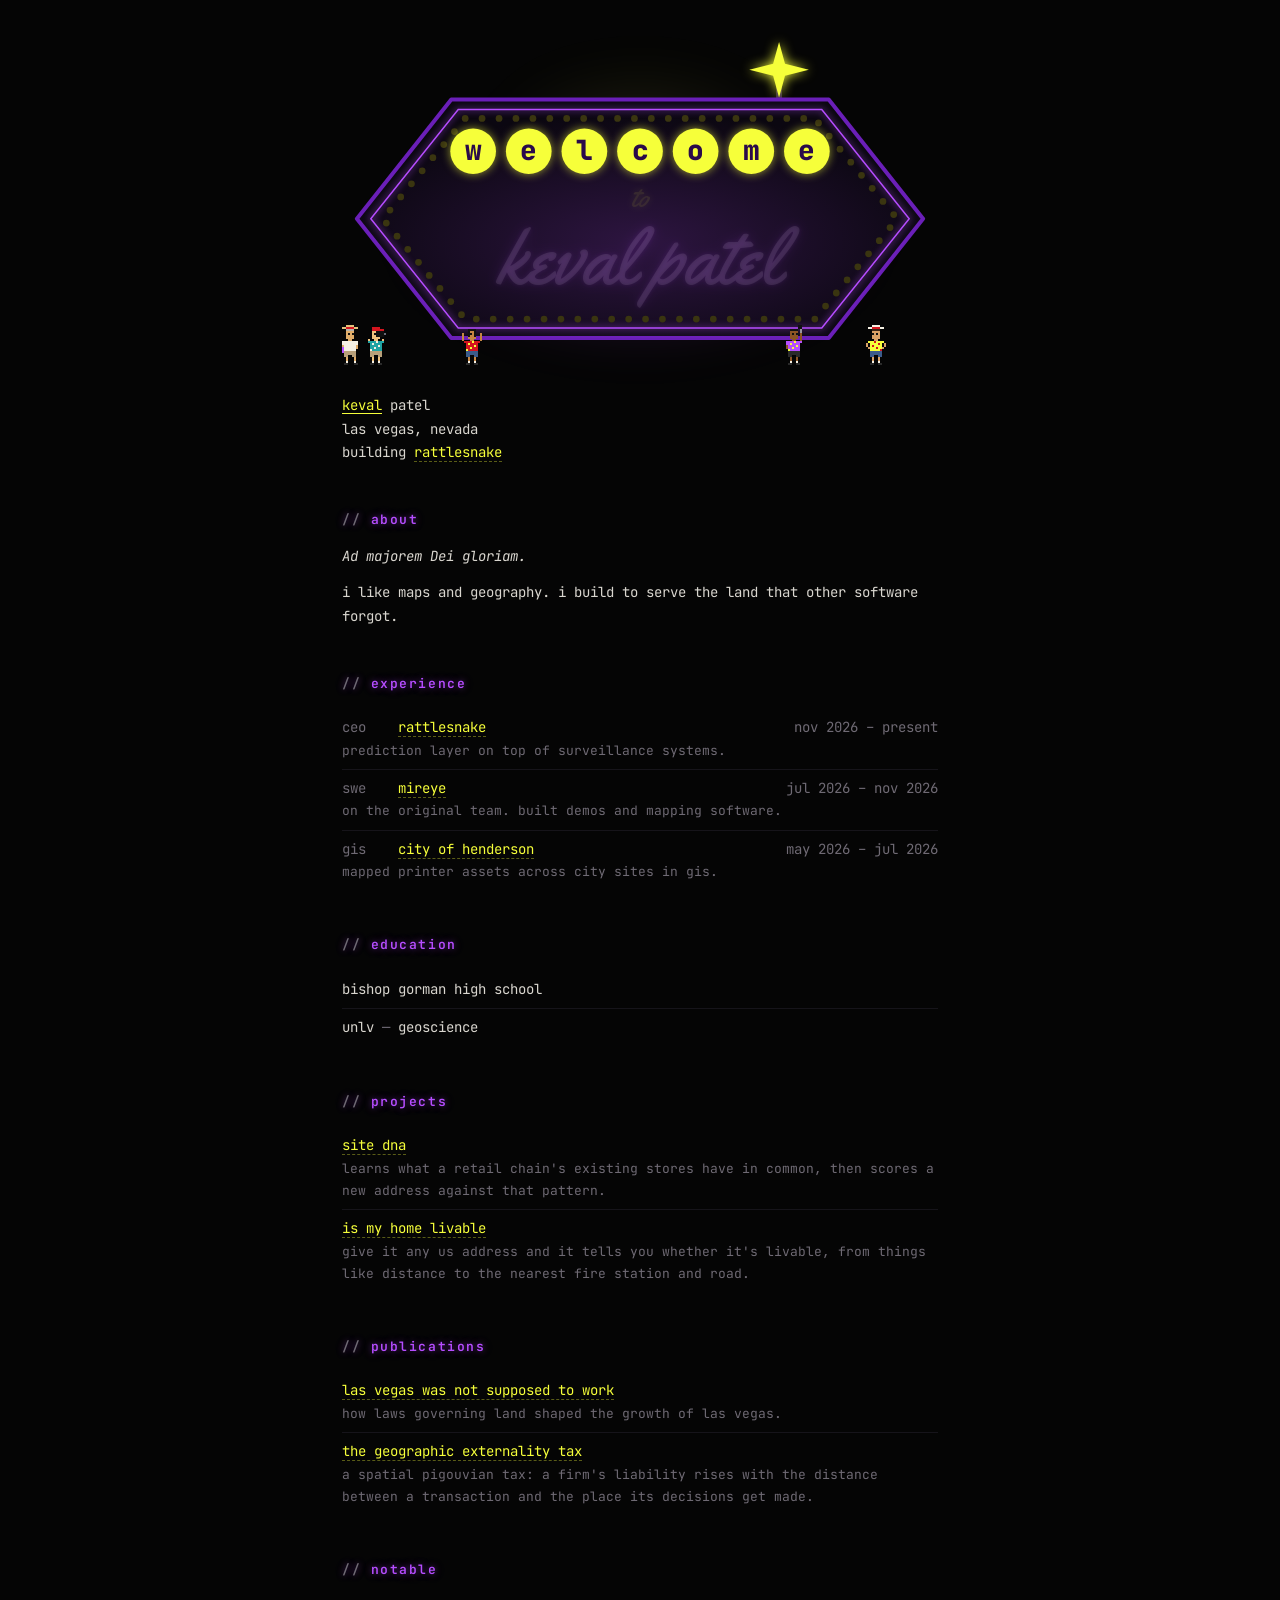
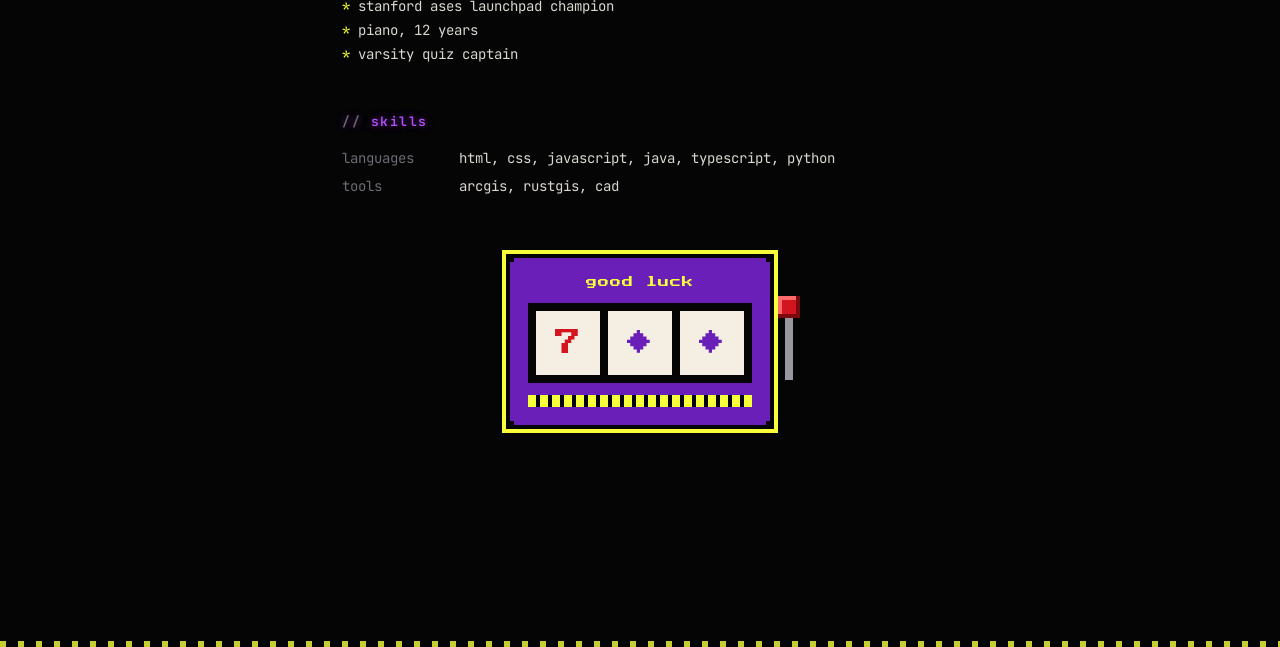
<file: index.html>
<!doctype html>
<html lang="en">
<head>
  <meta charset="utf-8">
  <meta name="viewport" content="width=device-width, initial-scale=1">
  <title>Keval Patel</title>
  <meta name="description" content="Keval Patel is a builder from Las Vegas, Nevada, working on Rattlesnake, a prediction layer for surveillance systems at remote sites. Previously at Mireye and the City of Henderson.">
  <meta property="og:title" content="keval patel">
  <meta property="og:description" content="las vegas, nevada. building rattlesnake.">
  <meta property="og:type" content="website">
  <meta property="og:url" content="https://kevalpa.tel/">
  <meta property="og:image" content="https://kevalpa.tel/og.png">
  <meta property="og:image:width" content="1200">
  <meta property="og:image:height" content="630">
  <meta property="og:image:alt" content="a neon las vegas style sign reading welcome to keval patel">
  <meta name="twitter:card" content="summary_large_image">
  <meta name="theme-color" content="#050505">
  <link rel="canonical" href="https://kevalpa.tel/">
  <script type="application/ld+json">
  {
    "@context": "https://schema.org",
    "@type": "Person",
    "name": "Keval Patel",
    "url": "https://kevalpa.tel/",
    "image": "https://kevalpa.tel/og.png",
    "jobTitle": "Founder & CEO",
    "worksFor": { "@type": "Organization", "name": "Rattlesnake", "url": "https://userattlesnake.com" },
    "homeLocation": { "@type": "Place", "name": "Las Vegas, Nevada" },
    "alumniOf": { "@type": "EducationalOrganization", "name": "Bishop Gorman High School" },
    "knowsAbout": ["GIS", "geospatial software", "maps", "geography"],
    "sameAs": [
      "https://www.linkedin.com/in/kevalpatelnevada/",
      "https://github.com/Kevlar16"
    ]
  }
  </script>
  <link rel="icon" href="favicon.svg?v=2" type="image/svg+xml">
  <link rel="icon" href="favicon-32.png?v=2" type="image/png" sizes="32x32">
  <link rel="apple-touch-icon" href="apple-touch-icon.png?v=2">
  <link rel="preconnect" href="https://fonts.googleapis.com">
  <link rel="preconnect" href="https://fonts.gstatic.com" crossorigin>
  <link href="https://fonts.googleapis.com/css2?family=JetBrains+Mono:wght@400;600;800&family=Press+Start+2P&family=Yellowtail&display=swap" rel="stylesheet">
  <link rel="stylesheet" href="style.css?v=1795161275">
</head>
<body>
  <main>

    <!-- the sign. click it to flip the power. -->
    <header>
      <h1 class="sr">keval patel</h1>
      <button class="sign" id="sign" type="button" aria-label="neon sign reading welcome to keval patel. click to flip the power.">
        <svg viewBox="0 0 600 330" aria-hidden="true">
          <defs>
            <filter id="blur-lg" x="-20%" y="-50%" width="140%" height="200%"><feGaussianBlur stdDeviation="7"/></filter>
            <filter id="blur-sm" x="-20%" y="-50%" width="140%" height="200%"><feGaussianBlur stdDeviation="2.2"/></filter>
            <radialGradient id="wash" cx="50%" cy="60%" r="55%">
              <stop offset="0" stop-color="#b64dff" stop-opacity=".2"/>
              <stop offset="1" stop-color="#b64dff" stop-opacity="0"/>
            </radialGradient>
          </defs>

          <!-- star on its post -->
          <g class="topstar">
            <rect x="437" y="40" width="6" height="22" class="post"/>
            <path class="star" d="M440 2 L446 24 L470 30 L446 36 L440 58 L434 36 L410 30 L434 24 Z"/>
          </g>

          <!-- body -->
          <path class="body" d="M110,60 L490,60 L585,180 L490,300 L110,300 L15,180 Z"/>
          <path class="wash" d="M110,60 L490,60 L585,180 L490,300 L110,300 L15,180 Z" fill="url(#wash)"/>
          <path class="trim" d="M117,70 L483,70 L571,180 L483,290 L117,290 L29,180 Z"/>
          <path id="track" class="track" d="M124,79 L476,79 L559,180 L476,281 L124,281 L41,180 Z"/>
          <g id="bulbs"></g>

          <!-- w e l c o m e -->
          <g class="coins">
            <g transform="translate(132 112)"><circle r="23"/><text y="9">w</text></g>
            <g transform="translate(188 112)"><circle r="23"/><text y="9">e</text></g>
            <g transform="translate(244 112)"><circle r="23"/><text y="9">l</text></g>
            <g transform="translate(300 112)"><circle r="23"/><text y="9">c</text></g>
            <g transform="translate(356 112)"><circle r="23"/><text y="9">o</text></g>
            <g transform="translate(412 112)"><circle r="23"/><text y="9">m</text></g>
            <g transform="translate(468 112)"><circle r="23"/><text y="9">e</text></g>
          </g>

          <text class="to" x="300" y="168">to</text>

          <text class="name halo" x="300" y="246" filter="url(#blur-lg)">keval patel</text>
          <text class="name glow" x="300" y="246" filter="url(#blur-sm)">keval patel</text>
          <text class="name core" x="300" y="246">keval patel</text>

        </svg>
      </button>
      <div class="plaza" aria-hidden="true"><canvas id="tourists"></canvas></div>

      <p class="bio">
        <span class="say" tabindex="0" aria-label="keval, rhymes with level" data-tip="keval rhymes with level">keval</span> patel<br>
        las vegas, nevada<br>
        building <a href="https://userattlesnake.com">rattlesnake</a>
      </p>
    </header>

    <section>
      <h2>about</h2>
      <p class="keep-case"><em>Ad majorem Dei gloriam.</em></p>
      <p>i like maps and geography. i build to serve the land that other software forgot.</p>
    </section>

    <section>
      <h2>experience</h2>
      <ul class="rows">
        <li>
          <span class="what"><span class="role">ceo</span> <a href="https://userattlesnake.com">rattlesnake</a></span>
          <span class="when">nov 2026 &ndash; present</span>
          <span class="note">prediction layer on top of surveillance systems.</span>
        </li>
        <li>
          <span class="what"><span class="role">swe</span> <a href="https://mireye.com">mireye</a></span>
          <span class="when">jul 2026 &ndash; nov 2026</span>
          <span class="note">on the original team. built demos and mapping software.</span>
        </li>
        <li>
          <span class="what"><span class="role">gis</span> <a href="https://www.cityofhenderson.com">city of henderson</a></span>
          <span class="when">may 2026 &ndash; jul 2026</span>
          <span class="note">mapped printer assets across city sites in gis.</span>
        </li>
      </ul>
    </section>

    <section>
      <h2>education</h2>
      <ul class="rows">
        <li><span class="what">bishop gorman high school</span></li>
        <li><span class="what">unlv <span class="dim">&mdash;</span> geoscience</span></li>
      </ul>
    </section>

    <section>
      <h2>projects</h2>
      <ul class="rows">
        <li>
          <span class="what"><a href="https://site-dna.fly.dev/">site dna</a></span>
          <span class="note">learns what a retail chain's existing stores have in common, then scores a new address against that pattern.</span>
        </li>
        <li>
          <span class="what"><a href="https://github.com/Kevlar16/is-my-home-livable">is my home livable</a></span>
          <span class="note">give it any us address and it tells you whether it's livable, from things like distance to the nearest fire station and road.</span>
        </li>
      </ul>
    </section>

    <section>
      <h2>publications</h2>
      <ul class="rows">
        <li>
          <span class="what"><a href="https://www.lpnevada.org/zoning">las vegas was not supposed to work</a></span>
          <span class="note">how laws governing land shaped the growth of las vegas.</span>
        </li>
        <li>
          <span class="what"><a href="https://glintopenaccess.com/Economic/Abstract/Abstract-26-17">the geographic externality tax</a></span>
          <span class="note">a spatial pigouvian tax: a firm's liability rises with the distance between a transaction and the place its decisions get made.</span>
        </li>
      </ul>
    </section>

    <section>
      <h2>notable</h2>
      <ul class="plain">
        <li>stanford ases launchpad champion</li>
        <li>piano, 12 years</li>
        <li>varsity quiz captain</li>
      </ul>
    </section>

    <section>
      <h2>skills</h2>
      <dl class="skills">
        <dt>languages</dt>
        <dd>html, css, javascript, java, typescript, python</dd>
        <dt>tools</dt>
        <dd>arcgis, rustgis, cad</dd>
      </dl>
    </section>

    <!-- one last pull -->
    <section class="slots-wrap" aria-label="slot machine">
      <div class="slot" id="slot">
        <div class="slot-top"><span id="slot-msg">insert coin</span></div>
        <div class="reels">
          <div class="reel"><span>7</span></div>
          <div class="reel"><span>7</span></div>
          <div class="reel"><span>7</span></div>
        </div>
        <div class="slot-base"></div>
        <button class="lever" id="lever" type="button" aria-label="pull the lever"><i class="knob"></i><i class="arm"></i></button>
        <div class="coins-fx" id="coins-fx" aria-hidden="true"></div>
      </div>

      <!-- the payout: contact details, spelled out in coins on the first jackpot -->
      <div class="payout" id="payout">
        <dl class="skills">
          <dt>email</dt>
          <dd><a id="mail" href="#">email me</a></dd>
          <dt>linkedin</dt>
          <dd><a id="li" href="https://www.linkedin.com/in/kevalpatelnevada/">in/kevalpatelnevada</a></dd>
        </dl>
      </div>
    </section>

    <div id="end" aria-hidden="true"></div>
  </main>

  <!-- showgirls on parade while you scroll -->
  <div class="parade" id="parade" aria-hidden="true"></div>

  <script src="main.js?v=1795161275"></script>
  <script data-goatcounter="https://kevalpatel.goatcounter.com/count" async src="https://gc.zgo.at/count.js"></script>
</body>
</html>
</file>
<file: style.css>
/* keval.vegas */

:root {
  --bg: #050505;
  --ink: #d9d6cf;
  --dim: #6f6a74;
  --yellow: #f6ff3a;
  --yellow-off: #2f2c12;
  --purple: #b64dff;
  --purple-deep: #6a1fb8;
  --mono: "JetBrains Mono", ui-monospace, SFMono-Regular, Menlo, monospace;
  --script: "Yellowtail", cursive;
  --pixel: "Press Start 2P", var(--mono);
}

* { box-sizing: border-box; }

html { background: var(--bg); overflow-x: clip; }
body { overflow-x: clip; position: relative; }

body {
  margin: 0;
  color: var(--ink);
  background: var(--bg);
  font: 14px/1.7 var(--mono);
  text-transform: lowercase;
  -webkit-font-smoothing: antialiased;
}

main {
  max-width: 640px;
  margin: 0 auto;
  padding: 40px 22px 140px;
}

.sr {
  position: absolute; width: 1px; height: 1px; overflow: hidden;
  clip: rect(0 0 0 0); white-space: nowrap;
}

a {
  color: var(--yellow);
  text-decoration: none;
  border-bottom: 1px dashed rgba(246, 255, 58, .35);
}
a:hover, a:focus-visible {
  color: var(--bg);
  background: var(--yellow);
  border-bottom-color: var(--yellow);
  outline: none;
}

::selection { background: var(--purple); color: var(--bg); }

.dim { color: var(--dim); }
.keep-case { text-transform: none; }
.keep-case em { font-style: italic; color: var(--ink); }

/* ---------- the sign ---------- */

.sign {
  position: relative;
  isolation: isolate;
  display: block;
  width: 100%;
  margin: 0;
  padding: 0;
  border: 0;
  background: none;
  color: inherit;
  cursor: pointer;
  -webkit-tap-highlight-color: transparent;
}
.sign::before {
  content: "";
  position: absolute;
  inset: -14% -10%;
  z-index: -1;
  background:
    radial-gradient(ellipse 50% 46% at 50% 56%, rgba(182, 77, 255, .26), transparent 70%),
    radial-gradient(ellipse 30% 24% at 50% 30%, rgba(246, 255, 58, .07), transparent 70%);
  filter: blur(18px);
  pointer-events: none;
  transition: opacity .15s;
}
.sign.off::before { opacity: 0; }
.sign:has(svg.fx-brown)::before { opacity: .45; }
.sign:focus-visible { outline: 1px dashed var(--yellow); outline-offset: 6px; }
.sign svg { display: block; width: 100%; height: auto; overflow: visible; }

.sign .body  { fill: #0b0711; stroke: var(--purple-deep); stroke-width: 4; stroke-linejoin: round; }
.sign .trim  { fill: none; stroke: var(--purple); stroke-width: 1.5; filter: drop-shadow(0 0 4px var(--purple)); }
.sign .track { fill: none; stroke: none; }
.sign .post  { fill: #3a2a48; }
.sign .star  { fill: var(--yellow); filter: drop-shadow(0 0 6px var(--yellow)); transform-origin: 440px 30px; animation: twinkle 3.2s ease-in-out infinite; }

.sign .coins circle { fill: var(--yellow); filter: drop-shadow(0 0 5px rgba(246,255,58,.6)); }
.sign .coins text   { fill: #2a0a4a; font: 800 28px var(--mono); text-anchor: middle; }

.sign .to   { fill: var(--yellow); font: 28px var(--script); text-anchor: middle; filter: drop-shadow(0 0 4px var(--yellow)); }

.sign .name { font: 80px var(--script); text-anchor: middle; }
.sign .halo { fill: var(--purple); opacity: .9; }
.sign .glow { fill: var(--purple); }
.sign .core { fill: #f6e6ff; }

.bulb { fill: #3a3510; animation: chase 1.2s steps(1, end) infinite; }
.bulb.p1 { animation-delay: -.4s; }
.bulb.p2 { animation-delay: -.8s; }
@keyframes chase {
  0%     { fill: var(--yellow); filter: drop-shadow(0 0 3px var(--yellow)); }
  33.33% { fill: #3a3510; filter: none; }
}

/* one tube on its way out, like every sign on fremont */
.dying { animation: dying 7s linear infinite; }
@keyframes dying {
  0%, 61%, 63%, 64.5%, 80%, 100% { fill-opacity: 1; }
  62%, 64%                        { fill-opacity: .08; }
  81%, 81.6%                      { fill-opacity: .3; }
}

@keyframes twinkle {
  0%, 100% { transform: scale(1) rotate(0deg); }
  50%      { transform: scale(.7) rotate(45deg); }
}

/* flicker states, driven by main.js */
.sign tspan.fx-off { fill-opacity: .07; }
.sign .coins g.fx-off,
.sign .to.fx-off,
.sign .name.fx-off { opacity: .1; }
.sign svg.fx-brown { opacity: .5; }

/* power off */
.sign.off .star, .sign.off .coins circle, .sign.off .to { fill: var(--yellow-off); filter: none; animation: none; }
.sign.off .coins text { fill: #120c06; }
.sign.off .halo, .sign.off .glow { opacity: 0; }
.sign.off .core { fill: #2a2030; }
.sign.off .trim { stroke: #2a1838; filter: none; }
.sign.off .wash { opacity: 0; }
.sign.off .bulb { animation: none; fill: #1d1b0a; filter: none; }
.sign.off .dying { animation: none; }
.sign.booting svg { animation: boot .7s linear 1; }
@keyframes boot {
  0%, 18%, 30%, 52% { opacity: .25; }
  10%, 24%, 40%, 100% { opacity: 1; }
}

/* tourists in front of the sign (drawn by main.js) */
.plaza { position: relative; height: 0; }
.plaza canvas {
  position: absolute;
  left: 0; bottom: 3px;
  width: 100%;
  pointer-events: none;
  image-rendering: pixelated;
}

/* ---------- content ---------- */

.bio { margin: 26px 0 0; }

/* the rattlesnake heist strip (drawn by main.js) */
.heist {
  position: absolute;
  z-index: 30;
  pointer-events: none;
  image-rendering: pixelated;
}

/* pronunciation, on hover or tap */
.say {
  position: relative;
  color: var(--yellow);
  text-decoration: underline;
  text-underline-offset: 3px;
  cursor: help;
  outline: none;
}
.say::after {
  content: attr(data-tip);
  position: absolute;
  left: 0; bottom: calc(100% + 8px);
  padding: 4px 9px;
  white-space: nowrap;
  color: var(--yellow);
  background: #050505;
  border: 1px solid var(--purple);
  box-shadow: 0 0 10px rgba(182, 77, 255, .35);
  font-size: 12px;
  pointer-events: none;
  opacity: 0;
  transform: translateY(4px);
  transition: opacity .12s, transform .12s;
}
.say:hover::after,
.say:focus-visible::after,
.say.show::after { opacity: 1; transform: translateY(0); }

section { margin-top: 44px; }

h2 {
  margin: 0 0 14px;
  font-size: 13px;
  font-weight: 600;
  letter-spacing: .12em;
  color: var(--purple);
  text-shadow: 0 0 6px rgba(182, 77, 255, .5), 0 0 18px rgba(182, 77, 255, .18);
}
h2::before { content: "// "; color: var(--dim); }

p { margin: 0 0 12px; }

ul { list-style: none; margin: 0; padding: 0; }

.rows li {
  display: grid;
  grid-template-columns: 1fr auto;
  column-gap: 16px;
  padding: 7px 0;
  border-bottom: 1px solid #16141a;
}
.rows li:last-child { border-bottom: 0; }
.role { display: inline-block; min-width: 3.4em; color: var(--dim); }
.when { color: var(--dim); white-space: nowrap; }
.note { grid-column: 1 / -1; color: var(--dim); font-size: 13px; }

.plain li::before { content: "* "; color: var(--yellow); }

.skills {
  display: grid;
  grid-template-columns: 7.5em 1fr;
  gap: 4px 12px;
  margin: 0;
}
.skills dt { color: var(--dim); }
.skills dd { margin: 0; }

footer {
  margin-top: 40px;
  padding-top: 18px;
  border-top: 1px solid #16141a;
}

/* ---------- slot machine ---------- */

.slots-wrap {
  margin-top: 64px;
  display: flex;
  flex-direction: column;
  align-items: center;
}

/* ---------- payout (contact) ---------- */

.payout { margin-top: 34px; }
.payout .skills { grid-template-columns: 6em auto; }
.payout dt { transition: opacity .4s; }
.payout .ch { display: inline-block; white-space: pre; }
.payout a { transition: border-color .5s; }
.payout.pending a { border-bottom-color: transparent; }
.payout.pending dt,
.payout.pending .ch { opacity: 0; }
.payout .ch.land { animation: land .35s ease-out; }
@keyframes land {
  0%   { color: #fff; text-shadow: 0 0 10px var(--yellow); }
  100% { text-shadow: none; }
}

.gold {
  position: absolute;
  z-index: 20;
  width: 18px; height: 18px;
  margin: -9px 0 0 -9px;
  display: grid;
  place-items: center;
  border-radius: 50%;
  background: var(--yellow);
  box-shadow: inset -2px -2px 0 #9a8f00, 0 0 8px rgba(246, 255, 58, .55);
  color: #2a0a4a;
  font: 8px/1 var(--pixel);
  text-transform: none;
  pointer-events: none;
  will-change: transform;
}

.slot {
  --px: 4px;
  position: relative;
  width: 252px;
  padding: 0 0 14px;
  background: var(--purple-deep);
  font-family: var(--pixel);
  image-rendering: pixelated;
  /* stepped pixel corners */
  box-shadow:
    0 calc(var(--px) * -1) 0 0 var(--purple-deep),
    0 var(--px) 0 0 var(--purple-deep),
    calc(var(--px) * -1) 0 0 0 var(--purple-deep),
    var(--px) 0 0 0 var(--purple-deep),
    0 0 0 calc(var(--px) * 2) #050505,
    0 0 0 calc(var(--px) * 3) var(--yellow);
}
.slot-top {
  margin: 0 12px;
  padding: 12px 0 10px;
  text-align: center;
  font-size: 11px;
  color: var(--yellow);
  letter-spacing: 1px;
}
.slot.win .slot-top { animation: blink .35s steps(1) 8; }
@keyframes blink { 50% { color: var(--purple); background: var(--yellow); } }

.reels {
  display: grid;
  grid-template-columns: repeat(3, 1fr);
  gap: 8px;
  margin: 0 14px;
  padding: 8px;
  background: #050505;
}
.reel {
  height: 64px;
  display: grid;
  place-items: center;
  background: #f4efe2;
  color: #6a1fb8;
  font-size: 26px;
  overflow: hidden;
}
.reel span { display: block; text-transform: none; }
.reel.spin span { animation: jitter .08s steps(1) infinite; }
@keyframes jitter { 50% { transform: translateY(6px); } }
.reel .s7   { color: #d4141e; }
.reel .sbar { font-size: 13px; color: #050505; }

.slot-base {
  height: 12px;
  margin: 12px 14px 0;
  background: repeating-linear-gradient(90deg, var(--yellow) 0 8px, #050505 8px 12px);
}

.lever {
  position: absolute;
  right: -34px; top: 34px;
  width: 22px; height: 96px;
  padding: 0; border: 0; background: none;
  cursor: pointer;
}
.lever .arm {
  position: absolute; left: 7px; top: 14px;
  width: 8px; height: 70px;
  background: #9a96a0;
  transform-origin: 50% 100%;
  transition: transform .12s steps(3);
}
.lever .knob {
  position: absolute; left: 0; top: 0; z-index: 1;
  width: 22px; height: 22px;
  background: #d4141e;
  box-shadow: inset -4px -4px 0 #7a0a10, inset 4px 4px 0 #ff6a6a;
  transition: transform .12s steps(3);
}
.lever.pulled .arm  { transform: scaleY(-.2); }
.lever.pulled .knob { transform: translateY(70px); }
.lever:focus-visible { outline: 1px dashed var(--yellow); outline-offset: 4px; }

.coins-fx { position: absolute; inset: -40px -20px 0; pointer-events: none; overflow: visible; }
.coin {
  position: absolute; top: 0;
  width: 10px; height: 10px;
  background: var(--yellow);
  box-shadow: inset -2px -2px 0 #9a8f00;
  animation: drop 1.1s steps(10) forwards;
}
@keyframes drop {
  0%   { transform: translate(0, 0); opacity: 1; }
  100% { transform: translate(var(--dx), 220px); opacity: 0; }
}

/* ---------- parade ---------- */

.parade {
  /* pinned to the very bottom of the page, not the screen: the stage is down there */
  position: absolute;
  left: 0; right: 0; bottom: 0;
  height: 84px;
  pointer-events: none;
  z-index: 10;
  overflow: hidden;
}
.parade::before {
  /* the stage edge: dark until the girls arrive, then it stays lit */
  content: "";
  position: absolute; left: 0; right: 0; bottom: 0; height: 6px;
  background: repeating-linear-gradient(90deg, var(--yellow) 0 6px, transparent 6px 18px);
  opacity: 0;
  transition: opacity .4s steps(4);
}
.parade.lit::before { opacity: .8; }
.parade img {
  position: absolute; bottom: 6px; left: 0;
  width: 45px; height: 72px;
  image-rendering: pixelated;
}

@media (max-width: 480px) {
  .rows li { grid-template-columns: 1fr; }
  .when { font-size: 12px; }
  .slot { transform: scale(.9); }
}

@media (prefers-reduced-motion: reduce) {
  .bulb, .dying, .star, .reel span { animation: none !important; }
  .bulb { fill: var(--yellow); }
  .bulb.p1, .bulb.p2 { fill: #3a3510; }
  .parade { display: none; }
}
</file>
